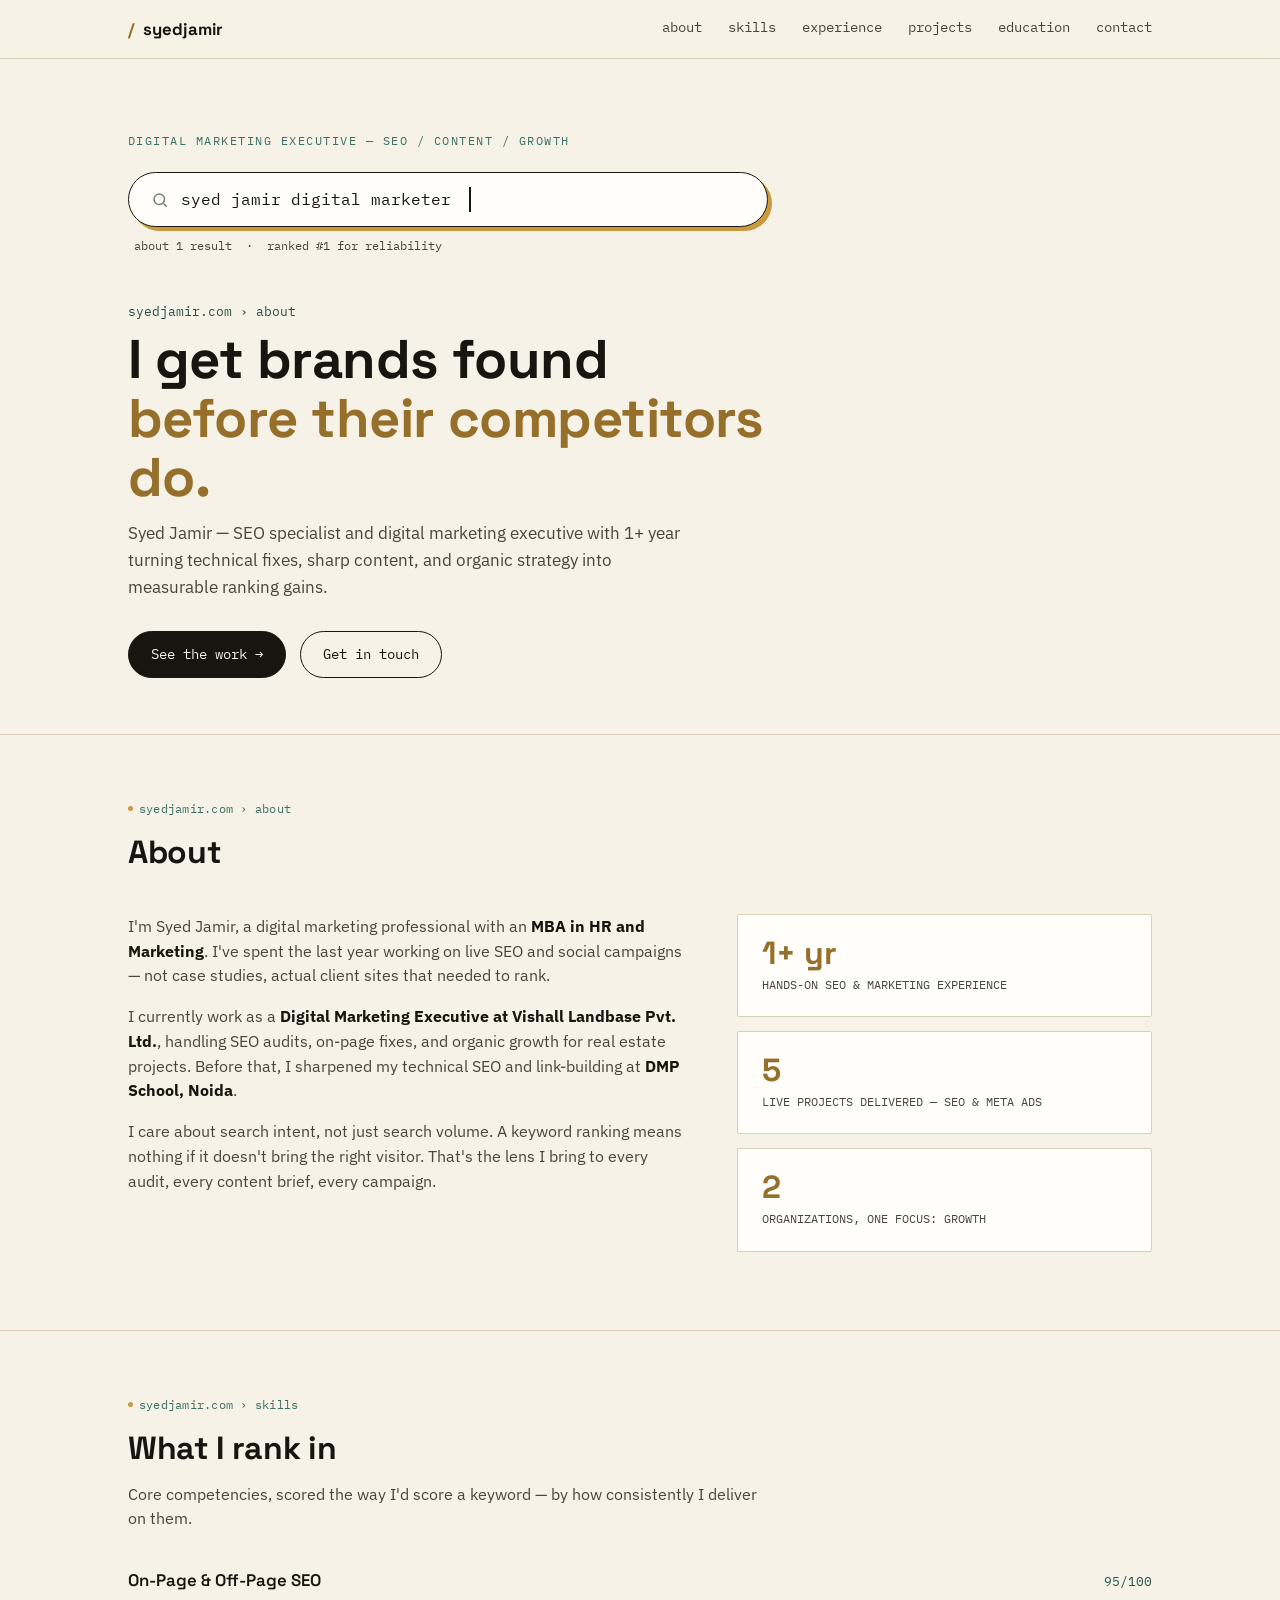
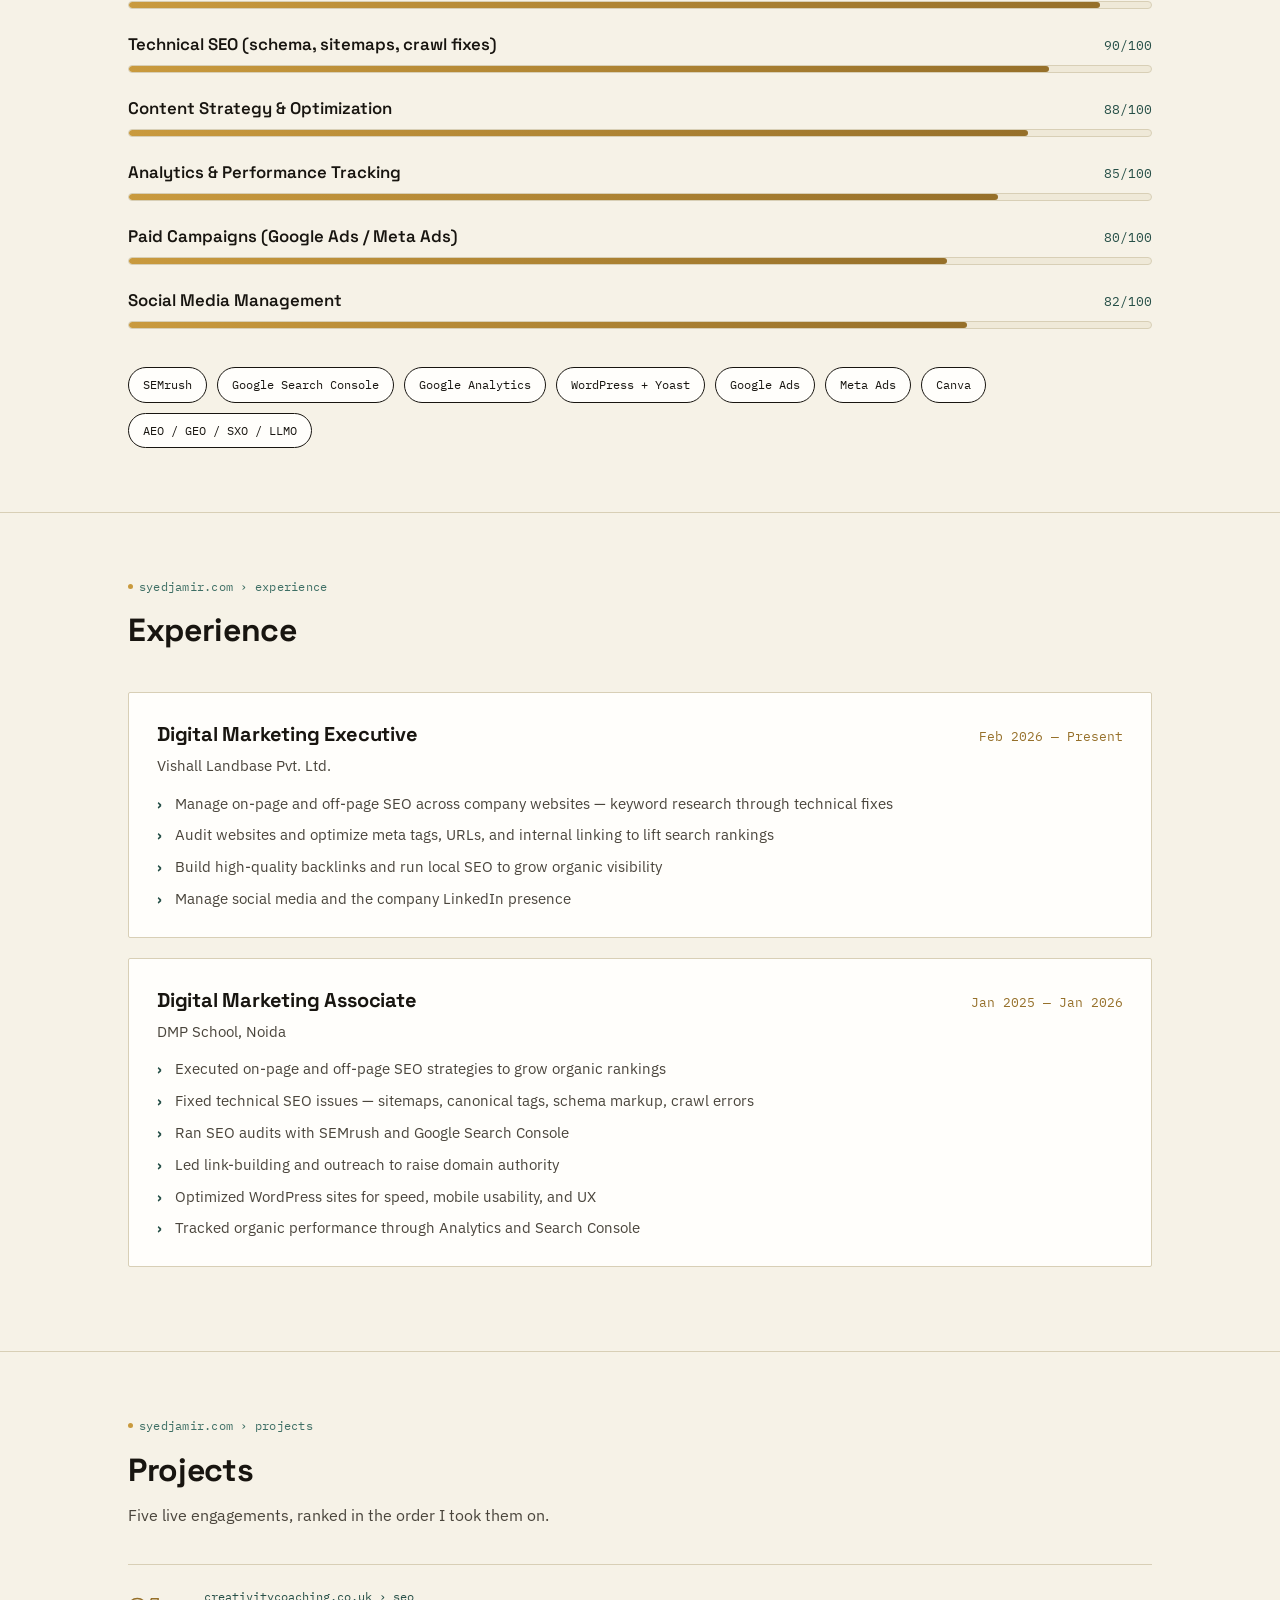
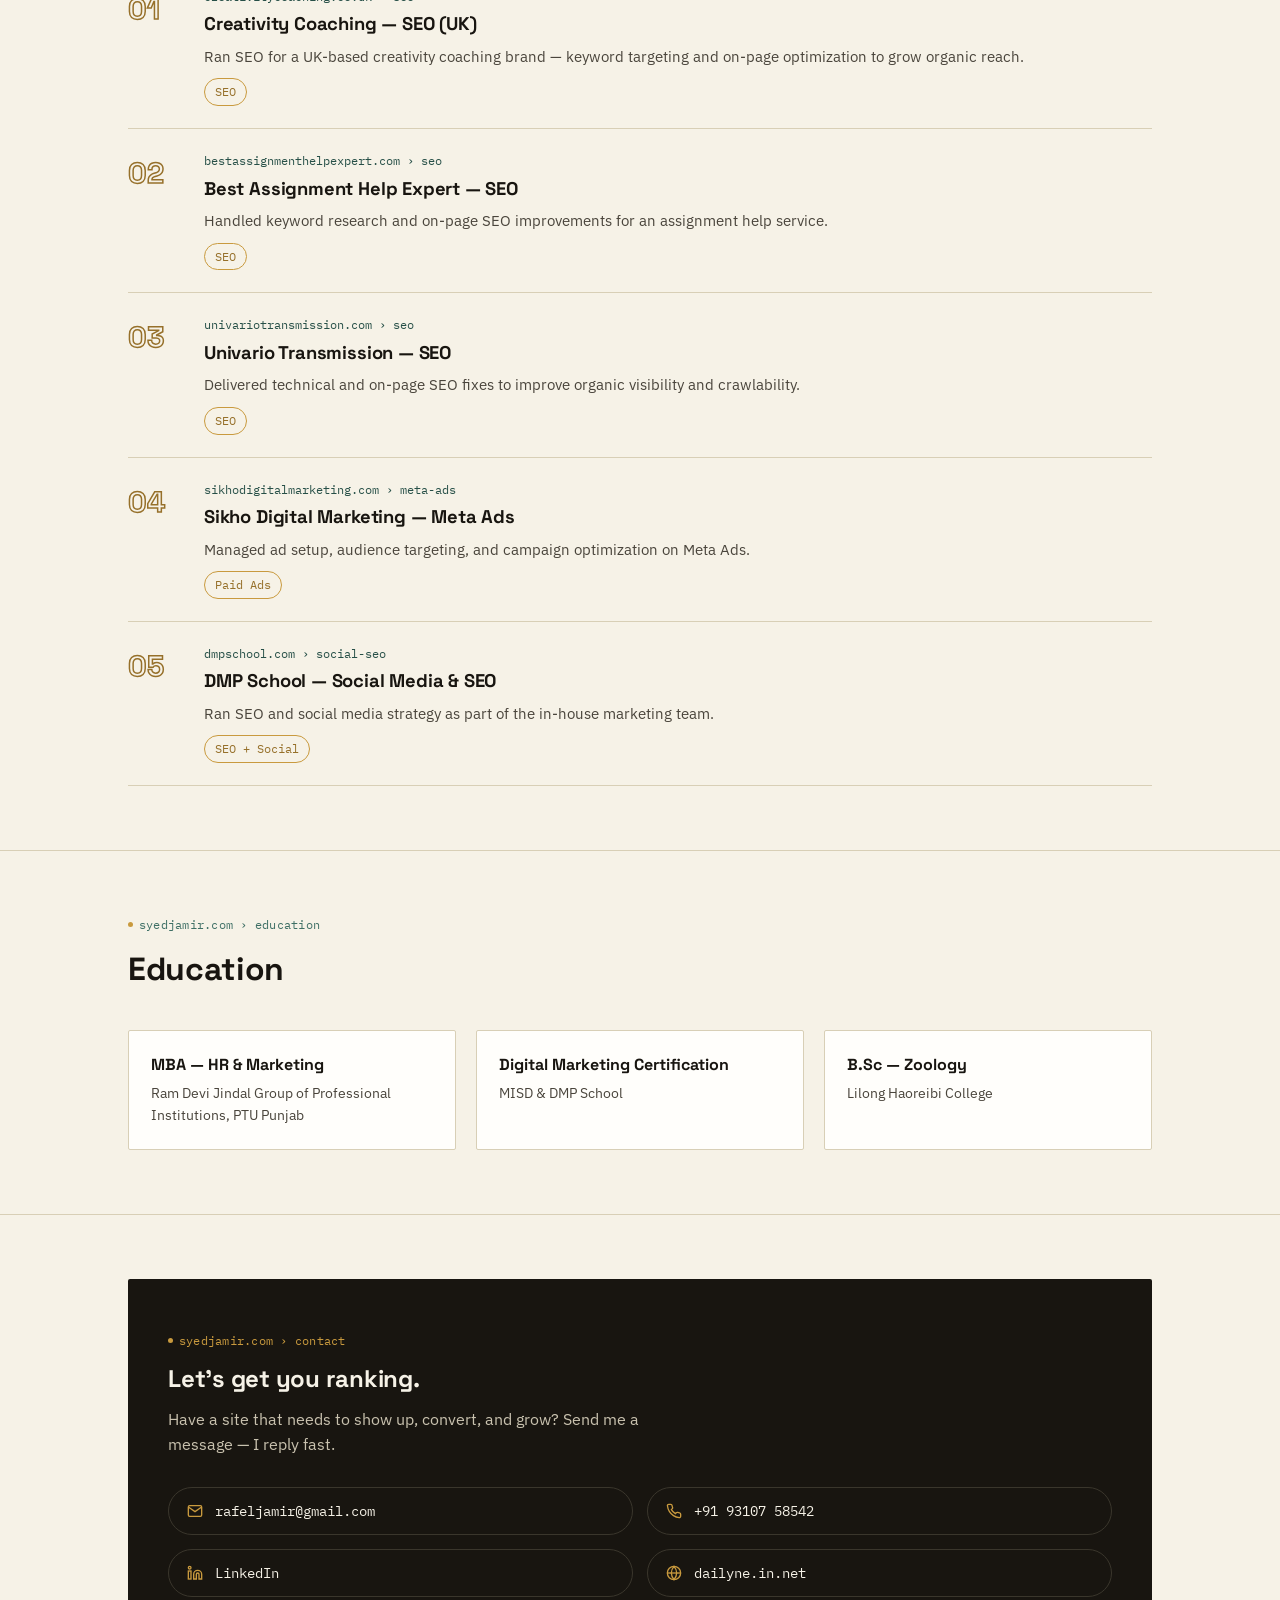
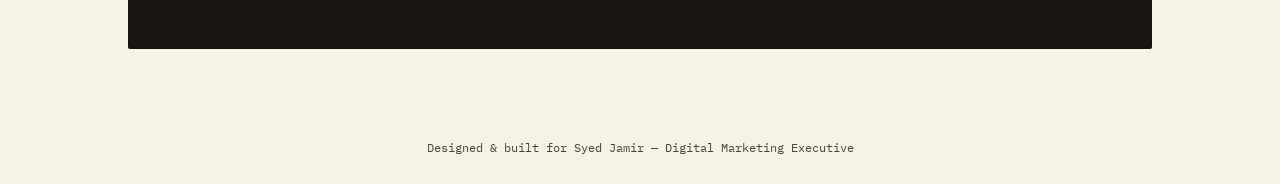
<file: index (1).html>
<!DOCTYPE html>
<html lang="en">
<head>
<meta charset="UTF-8">
<meta name="viewport" content="width=device-width, initial-scale=1.0">
<title>Syed Jamir — Digital Marketing Executive</title>
<link rel="preconnect" href="https://fonts.googleapis.com">
<link rel="preconnect" href="https://fonts.gstatic.com" crossorigin>
<link href="https://fonts.googleapis.com/css2?family=Space+Grotesk:wght@400;500;600;700&family=IBM+Plex+Sans:wght@400;500;600&family=IBM+Plex+Mono:wght@400;500&display=swap" rel="stylesheet">
<style>
  :root{
    --cream:#F6F2E7;
    --cream-2:#EFE9D8;
    --ink:#181510;
    --ink-soft:#4A453C;
    --gold:#C99A3E;
    --gold-deep:#96702A;
    --teal:#264F47;
    --teal-soft:#3E6F65;
    --line:#D8CFB6;
    --white:#FFFEFB;
    --radius:2px;
    --maxw:1080px;
  }

  *{box-sizing:border-box; margin:0; padding:0;}

  html{scroll-behavior:smooth;}
  @media (prefers-reduced-motion: reduce){
    html{scroll-behavior:auto;}
    *{animation-duration:0.01ms !important; animation-iteration-count:1 !important; transition-duration:0.01ms !important;}
  }

  body{
    background:var(--cream);
    color:var(--ink);
    font-family:'IBM Plex Sans', sans-serif;
    line-height:1.55;
    -webkit-font-smoothing:antialiased;
  }

  a{color:inherit;}
  a:focus-visible, button:focus-visible{
    outline:2px solid var(--teal);
    outline-offset:3px;
  }

  .wrap{max-width:var(--maxw); margin:0 auto; padding:0 28px;}

  h1,h2,h3{font-family:'Space Grotesk', sans-serif; font-weight:700; letter-spacing:-0.01em;}

  .mono{font-family:'IBM Plex Mono', monospace;}

  .breadcrumb{
    font-family:'IBM Plex Mono', monospace;
    font-size:0.78rem;
    color:var(--teal-soft);
    letter-spacing:0.02em;
    display:flex;
    align-items:center;
    gap:6px;
    margin-bottom:10px;
  }
  .breadcrumb .dot{width:5px;height:5px;border-radius:50%;background:var(--gold);flex:none;}

  /* ---------- NAV ---------- */
  header.nav{
    position:sticky; top:0; z-index:50;
    background:rgba(246,242,231,0.92);
    backdrop-filter: blur(6px);
    border-bottom:1px solid var(--line);
  }
  .nav-inner{
    max-width:var(--maxw); margin:0 auto; padding:16px 28px;
    display:flex; align-items:center; justify-content:space-between;
  }
  .nav-mark{
    font-family:'Space Grotesk', sans-serif; font-weight:700; font-size:1.05rem;
    display:flex; align-items:center; gap:8px;
  }
  .nav-mark .caret{color:var(--gold-deep);}
  .nav-links{display:flex; gap:26px; font-size:0.85rem; font-family:'IBM Plex Mono', monospace;}
  .nav-links a{text-decoration:none; color:var(--ink-soft); position:relative; padding-bottom:2px;}
  .nav-links a:hover{color:var(--ink);}
  .nav-links a::after{
    content:""; position:absolute; left:0; bottom:-3px; width:0; height:1px;
    background:var(--gold-deep); transition:width .25s ease;
  }
  .nav-links a:hover::after{width:100%;}
  .nav-toggle{display:none; background:none; border:none; font-size:1.4rem; cursor:pointer; color:var(--ink);}

  @media (max-width:720px){
    .nav-links{
      position:absolute; top:100%; left:0; right:0;
      background:var(--cream); flex-direction:column; gap:0;
      border-bottom:1px solid var(--line);
      max-height:0; overflow:hidden; transition:max-height .3s ease;
    }
    .nav-links.open{max-height:320px;}
    .nav-links a{padding:14px 28px; border-top:1px solid var(--line); display:block;}
    .nav-toggle{display:block;}
  }

  /* ---------- HERO / SEARCH ---------- */
  .hero{
    padding:72px 0 56px;
    border-bottom:1px solid var(--line);
  }
  .hero-eyebrow{
    font-family:'IBM Plex Mono', monospace; font-size:0.78rem;
    color:var(--teal-soft); text-transform:uppercase; letter-spacing:0.12em;
    margin-bottom:22px;
  }

  .searchbar{
    max-width:640px;
    display:flex; align-items:center; gap:12px;
    background:var(--white);
    border:1.5px solid var(--ink);
    border-radius:999px;
    padding:14px 22px;
    box-shadow:4px 4px 0 var(--gold);
  }
  .searchbar svg{flex:none; opacity:0.55;}
  .searchbar .typed{
    font-family:'IBM Plex Mono', monospace;
    font-size:1rem;
    white-space:nowrap;
    overflow:hidden;
    border-right:2px solid var(--ink);
    width:0;
    animation: typing 2.6s steps(30,end) 0.4s forwards, blink .8s step-end infinite;
  }
  @keyframes typing{ to{ width:29ch; } }
  @keyframes blink{ 50%{ border-color:transparent; } }

  .search-meta{
    font-family:'IBM Plex Mono', monospace; font-size:0.75rem; color:var(--ink-soft);
    margin-top:10px; margin-left:6px;
  }

  .hero-result{
    margin-top:46px;
    max-width:720px;
  }
  .hero-result .url{
    font-family:'IBM Plex Mono', monospace; font-size:0.82rem; color:var(--teal);
  }
  .hero-result h1{
    font-size:clamp(2.1rem, 5vw, 3.4rem);
    line-height:1.08;
    margin:8px 0 14px;
  }
  .hero-result h1 span{color:var(--gold-deep);}
  .hero-result p{
    font-size:1.08rem; color:var(--ink-soft); max-width:56ch;
  }
  .hero-cta{
    margin-top:30px; display:flex; gap:14px; flex-wrap:wrap;
  }
  .btn{
    font-family:'IBM Plex Mono', monospace; font-size:0.85rem;
    padding:12px 22px; border-radius:999px; text-decoration:none;
    display:inline-flex; align-items:center; gap:8px;
    border:1.5px solid var(--ink); transition:transform .18s ease, background .18s ease;
  }
  .btn-primary{background:var(--ink); color:var(--cream);}
  .btn-primary:hover{transform:translateY(-2px); background:var(--teal);}
  .btn-ghost{background:transparent; color:var(--ink);}
  .btn-ghost:hover{transform:translateY(-2px); background:var(--white);}

  /* ---------- SECTION SHELL ---------- */
  section{padding:64px 0; border-bottom:1px solid var(--line);}
  section.reveal{opacity:0; transform:translateY(16px); transition:opacity .6s ease, transform .6s ease;}
  section.reveal.in{opacity:1; transform:none;}

  .section-head{margin-bottom:36px; max-width:640px;}
  .section-head h2{font-size:clamp(1.5rem, 3vw, 2rem);}
  .section-head p{color:var(--ink-soft); margin-top:8px;}

  /* ---------- ABOUT ---------- */
  .about-grid{
    display:grid; grid-template-columns: 1.15fr 0.85fr; gap:48px; align-items:start;
  }
  @media (max-width:760px){ .about-grid{grid-template-columns:1fr;} }
  .about-grid p{margin-bottom:16px; color:var(--ink-soft);}
  .about-grid p strong{color:var(--ink);}

  .stat-card{
    background:var(--white); border:1px solid var(--line); border-radius:var(--radius);
    padding:22px 24px; margin-bottom:14px;
  }
  .stat-card .num{
    font-family:'Space Grotesk', sans-serif; font-size:2rem; font-weight:700; color:var(--gold-deep);
    line-height:1;
  }
  .stat-card .lbl{
    font-family:'IBM Plex Mono', monospace; font-size:0.78rem; color:var(--ink-soft); margin-top:6px;
  }

  /* ---------- SKILLS (ranking meters) ---------- */
  .skill-list{display:flex; flex-direction:column; gap:22px;}
  .skill-row{}
  .skill-row .top{
    display:flex; justify-content:space-between; align-items:baseline; margin-bottom:8px;
  }
  .skill-row .name{font-family:'Space Grotesk', sans-serif; font-weight:600; font-size:1.05rem;}
  .skill-row .score{font-family:'IBM Plex Mono', monospace; font-size:0.8rem; color:var(--teal);}
  .meter{
    height:8px; background:var(--cream-2); border-radius:999px; overflow:hidden;
    border:1px solid var(--line);
  }
  .meter-fill{
    height:100%; background:linear-gradient(90deg, var(--gold), var(--gold-deep));
    width:0%; transition:width 1.1s cubic-bezier(.2,.8,.2,1);
    border-radius:999px;
  }

  .toolchain{
    margin-top:38px; display:flex; flex-wrap:wrap; gap:10px;
  }
  .tool-tag{
    font-family:'IBM Plex Mono', monospace; font-size:0.78rem;
    border:1px solid var(--ink); border-radius:999px; padding:7px 14px;
    background:var(--white);
  }

  /* ---------- EXPERIENCE (serp cards) ---------- */
  .serp-card{
    background:var(--white); border:1px solid var(--line); border-radius:var(--radius);
    padding:26px 28px; margin-bottom:20px;
    transition:border-color .2s ease, transform .2s ease;
  }
  .serp-card:hover{border-color:var(--gold-deep); transform:translateX(4px);}
  .serp-card .role-row{
    display:flex; justify-content:space-between; align-items:baseline; flex-wrap:wrap; gap:6px;
    margin-bottom:4px;
  }
  .serp-card h3{font-size:1.25rem;}
  .serp-card .period{font-family:'IBM Plex Mono', monospace; font-size:0.8rem; color:var(--gold-deep);}
  .serp-card .org{color:var(--ink-soft); font-size:0.95rem; margin-bottom:14px;}
  .serp-card ul{list-style:none; display:flex; flex-direction:column; gap:8px;}
  .serp-card li{
    position:relative; padding-left:18px; color:var(--ink-soft); font-size:0.96rem;
  }
  .serp-card li::before{
    content:"›"; position:absolute; left:0; color:var(--teal); font-weight:700;
  }

  /* ---------- PROJECTS (ranked results) ---------- */
  .proj-list{display:flex; flex-direction:column;}
  .proj-item{
    display:grid; grid-template-columns: 56px 1fr; gap:20px;
    padding:22px 0; border-top:1px solid var(--line);
  }
  .proj-item:last-child{border-bottom:1px solid var(--line);}
  .proj-rank{
    font-family:'Space Grotesk', sans-serif; font-weight:700; font-size:1.8rem;
    color:var(--cream-2); -webkit-text-stroke: 1.5px var(--gold-deep); color:transparent;
  }
  .proj-body .url{font-family:'IBM Plex Mono', monospace; font-size:0.78rem; color:var(--teal);}
  .proj-body h3{font-size:1.15rem; margin:4px 0 6px;}
  .proj-body p{color:var(--ink-soft); font-size:0.95rem;}
  .proj-tag{
    display:inline-block; margin-top:10px;
    font-family:'IBM Plex Mono', monospace; font-size:0.72rem;
    color:var(--gold-deep); border:1px solid var(--gold); border-radius:999px; padding:4px 10px;
  }

  /* ---------- EDUCATION ---------- */
  .edu-grid{display:grid; grid-template-columns:repeat(3,1fr); gap:20px;}
  @media (max-width:760px){ .edu-grid{grid-template-columns:1fr;} }
  .edu-card{
    background:var(--white); border:1px solid var(--line); padding:22px; border-radius:var(--radius);
  }
  .edu-card .deg{font-family:'Space Grotesk', sans-serif; font-weight:700; margin-bottom:4px;}
  .edu-card .inst{color:var(--ink-soft); font-size:0.9rem;}

  /* ---------- CONTACT ---------- */
  .contact{
    background:var(--ink); color:var(--cream); border-radius:var(--radius);
    padding:52px 40px;
  }
  .contact h2{color:var(--cream);}
  .contact p{color:#C9C2AF; max-width:52ch; margin-top:10px;}
  .contact-grid{
    margin-top:30px; display:grid; grid-template-columns:repeat(2,1fr); gap:14px;
  }
  @media (max-width:600px){ .contact-grid{grid-template-columns:1fr;} }
  .contact-item{
    display:flex; align-items:center; gap:12px;
    font-family:'IBM Plex Mono', monospace; font-size:0.9rem;
    border:1px solid #3A362C; border-radius:999px; padding:12px 18px;
    text-decoration:none; color:var(--cream);
    transition:border-color .2s ease, background .2s ease;
  }
  .contact-item:hover{border-color:var(--gold); background:#232019;}
  .contact-item svg{flex:none; color:var(--gold);}

  footer{
    padding:26px 0; text-align:center;
    font-family:'IBM Plex Mono', monospace; font-size:0.75rem; color:var(--ink-soft);
  }
</style>
</head>
<body>

<header class="nav">
  <div class="nav-inner">
    <div class="nav-mark"><span class="caret">/</span>syedjamir</div>
    <nav class="nav-links" id="navLinks">
      <a href="#about">about</a>
      <a href="#skills">skills</a>
      <a href="#experience">experience</a>
      <a href="#projects">projects</a>
      <a href="#education">education</a>
      <a href="#contact">contact</a>
    </nav>
    <button class="nav-toggle" id="navToggle" aria-label="Toggle menu">☰</button>
  </div>
</header>

<section class="hero">
  <div class="wrap">
    <div class="hero-eyebrow">Digital Marketing Executive — SEO / Content / Growth</div>

    <div class="searchbar">
      <svg width="18" height="18" viewBox="0 0 24 24" fill="none" stroke="currentColor" stroke-width="2"><circle cx="11" cy="11" r="7"/><line x1="21" y1="21" x2="16.65" y2="16.65"/></svg>
      <span class="typed">syed jamir digital marketer</span>
    </div>
    <div class="search-meta">about 1 result &nbsp;·&nbsp; ranked #1 for reliability</div>

    <div class="hero-result">
      <div class="url">syedjamir.com › about</div>
      <h1>I get brands found<br><span>before their competitors do.</span></h1>
      <p>Syed Jamir — SEO specialist and digital marketing executive with 1+ year turning technical fixes, sharp content, and organic strategy into measurable ranking gains.</p>
      <div class="hero-cta">
        <a href="#projects" class="btn btn-primary">See the work →</a>
        <a href="#contact" class="btn btn-ghost">Get in touch</a>
      </div>
    </div>
  </div>
</section>

<section id="about" class="reveal">
  <div class="wrap">
    <div class="breadcrumb"><span class="dot"></span>syedjamir.com › about</div>
    <div class="section-head">
      <h2>About</h2>
    </div>
    <div class="about-grid">
      <div>
        <p>I'm Syed Jamir, a digital marketing professional with an <strong>MBA in HR and Marketing</strong>. I've spent the last year working on live SEO and social campaigns — not case studies, actual client sites that needed to rank.</p>
        <p>I currently work as a <strong>Digital Marketing Executive at Vishall Landbase Pvt. Ltd.</strong>, handling SEO audits, on-page fixes, and organic growth for real estate projects. Before that, I sharpened my technical SEO and link-building at <strong>DMP School, Noida</strong>.</p>
        <p>I care about search intent, not just search volume. A keyword ranking means nothing if it doesn't bring the right visitor. That's the lens I bring to every audit, every content brief, every campaign.</p>
      </div>
      <div>
        <div class="stat-card"><div class="num">1+ yr</div><div class="lbl">HANDS-ON SEO & MARKETING EXPERIENCE</div></div>
        <div class="stat-card"><div class="num">5</div><div class="lbl">LIVE PROJECTS DELIVERED — SEO & META ADS</div></div>
        <div class="stat-card"><div class="num">2</div><div class="lbl">ORGANIZATIONS, ONE FOCUS: GROWTH</div></div>
      </div>
    </div>
  </div>
</section>

<section id="skills" class="reveal">
  <div class="wrap">
    <div class="breadcrumb"><span class="dot"></span>syedjamir.com › skills</div>
    <div class="section-head">
      <h2>What I rank in</h2>
      <p>Core competencies, scored the way I'd score a keyword — by how consistently I deliver on them.</p>
    </div>

    <div class="skill-list">
      <div class="skill-row">
        <div class="top"><span class="name">On-Page & Off-Page SEO</span><span class="score">95/100</span></div>
        <div class="meter"><div class="meter-fill" data-fill="95"></div></div>
      </div>
      <div class="skill-row">
        <div class="top"><span class="name">Technical SEO (schema, sitemaps, crawl fixes)</span><span class="score">90/100</span></div>
        <div class="meter"><div class="meter-fill" data-fill="90"></div></div>
      </div>
      <div class="skill-row">
        <div class="top"><span class="name">Content Strategy & Optimization</span><span class="score">88/100</span></div>
        <div class="meter"><div class="meter-fill" data-fill="88"></div></div>
      </div>
      <div class="skill-row">
        <div class="top"><span class="name">Analytics & Performance Tracking</span><span class="score">85/100</span></div>
        <div class="meter"><div class="meter-fill" data-fill="85"></div></div>
      </div>
      <div class="skill-row">
        <div class="top"><span class="name">Paid Campaigns (Google Ads / Meta Ads)</span><span class="score">80/100</span></div>
        <div class="meter"><div class="meter-fill" data-fill="80"></div></div>
      </div>
      <div class="skill-row">
        <div class="top"><span class="name">Social Media Management</span><span class="score">82/100</span></div>
        <div class="meter"><div class="meter-fill" data-fill="82"></div></div>
      </div>
    </div>

    <div class="toolchain">
      <span class="tool-tag">SEMrush</span>
      <span class="tool-tag">Google Search Console</span>
      <span class="tool-tag">Google Analytics</span>
      <span class="tool-tag">WordPress + Yoast</span>
      <span class="tool-tag">Google Ads</span>
      <span class="tool-tag">Meta Ads</span>
      <span class="tool-tag">Canva</span>
      <span class="tool-tag">AEO / GEO / SXO / LLMO</span>
    </div>
  </div>
</section>

<section id="experience" class="reveal">
  <div class="wrap">
    <div class="breadcrumb"><span class="dot"></span>syedjamir.com › experience</div>
    <div class="section-head">
      <h2>Experience</h2>
    </div>

    <div class="serp-card">
      <div class="role-row">
        <h3>Digital Marketing Executive</h3>
        <span class="period">Feb 2026 — Present</span>
      </div>
      <div class="org">Vishall Landbase Pvt. Ltd.</div>
      <ul>
        <li>Manage on-page and off-page SEO across company websites — keyword research through technical fixes</li>
        <li>Audit websites and optimize meta tags, URLs, and internal linking to lift search rankings</li>
        <li>Build high-quality backlinks and run local SEO to grow organic visibility</li>
        <li>Manage social media and the company LinkedIn presence</li>
      </ul>
    </div>

    <div class="serp-card">
      <div class="role-row">
        <h3>Digital Marketing Associate</h3>
        <span class="period">Jan 2025 — Jan 2026</span>
      </div>
      <div class="org">DMP School, Noida</div>
      <ul>
        <li>Executed on-page and off-page SEO strategies to grow organic rankings</li>
        <li>Fixed technical SEO issues — sitemaps, canonical tags, schema markup, crawl errors</li>
        <li>Ran SEO audits with SEMrush and Google Search Console</li>
        <li>Led link-building and outreach to raise domain authority</li>
        <li>Optimized WordPress sites for speed, mobile usability, and UX</li>
        <li>Tracked organic performance through Analytics and Search Console</li>
      </ul>
    </div>
  </div>
</section>

<section id="projects" class="reveal">
  <div class="wrap">
    <div class="breadcrumb"><span class="dot"></span>syedjamir.com › projects</div>
    <div class="section-head">
      <h2>Projects</h2>
      <p>Five live engagements, ranked in the order I took them on.</p>
    </div>

    <div class="proj-list">
      <div class="proj-item">
        <div class="proj-rank">01</div>
        <div class="proj-body">
          <div class="url">creativitycoaching.co.uk › seo</div>
          <h3>Creativity Coaching — SEO (UK)</h3>
          <p>Ran SEO for a UK-based creativity coaching brand — keyword targeting and on-page optimization to grow organic reach.</p>
          <span class="proj-tag">SEO</span>
        </div>
      </div>
      <div class="proj-item">
        <div class="proj-rank">02</div>
        <div class="proj-body">
          <div class="url">bestassignmenthelpexpert.com › seo</div>
          <h3>Best Assignment Help Expert — SEO</h3>
          <p>Handled keyword research and on-page SEO improvements for an assignment help service.</p>
          <span class="proj-tag">SEO</span>
        </div>
      </div>
      <div class="proj-item">
        <div class="proj-rank">03</div>
        <div class="proj-body">
          <div class="url">univariotransmission.com › seo</div>
          <h3>Univario Transmission — SEO</h3>
          <p>Delivered technical and on-page SEO fixes to improve organic visibility and crawlability.</p>
          <span class="proj-tag">SEO</span>
        </div>
      </div>
      <div class="proj-item">
        <div class="proj-rank">04</div>
        <div class="proj-body">
          <div class="url">sikhodigitalmarketing.com › meta-ads</div>
          <h3>Sikho Digital Marketing — Meta Ads</h3>
          <p>Managed ad setup, audience targeting, and campaign optimization on Meta Ads.</p>
          <span class="proj-tag">Paid Ads</span>
        </div>
      </div>
      <div class="proj-item">
        <div class="proj-rank">05</div>
        <div class="proj-body">
          <div class="url">dmpschool.com › social-seo</div>
          <h3>DMP School — Social Media & SEO</h3>
          <p>Ran SEO and social media strategy as part of the in-house marketing team.</p>
          <span class="proj-tag">SEO + Social</span>
        </div>
      </div>
    </div>
  </div>
</section>

<section id="education" class="reveal">
  <div class="wrap">
    <div class="breadcrumb"><span class="dot"></span>syedjamir.com › education</div>
    <div class="section-head">
      <h2>Education</h2>
    </div>
    <div class="edu-grid">
      <div class="edu-card">
        <div class="deg">MBA — HR & Marketing</div>
        <div class="inst">Ram Devi Jindal Group of Professional Institutions, PTU Punjab</div>
      </div>
      <div class="edu-card">
        <div class="deg">Digital Marketing Certification</div>
        <div class="inst">MISD & DMP School</div>
      </div>
      <div class="edu-card">
        <div class="deg">B.Sc — Zoology</div>
        <div class="inst">Lilong Haoreibi College</div>
      </div>
    </div>
  </div>
</section>

<section id="contact" class="reveal" style="border-bottom:none;">
  <div class="wrap">
    <div class="contact">
      <div class="breadcrumb" style="color:var(--gold);"><span class="dot" style="background:var(--gold);"></span>syedjamir.com › contact</div>
      <h2>Let's get you ranking.</h2>
      <p>Have a site that needs to show up, convert, and grow? Send me a message — I reply fast.</p>
      <div class="contact-grid">
        <a class="contact-item" href="mailto:rafeljamir@gmail.com">
          <svg width="16" height="16" viewBox="0 0 24 24" fill="none" stroke="currentColor" stroke-width="2"><rect x="2" y="4" width="20" height="16" rx="2"/><path d="M22 6l-10 7L2 6"/></svg>
          rafeljamir@gmail.com
        </a>
        <a class="contact-item" href="tel:+919310758542">
          <svg width="16" height="16" viewBox="0 0 24 24" fill="none" stroke="currentColor" stroke-width="2"><path d="M22 16.92v3a2 2 0 0 1-2.18 2 19.79 19.79 0 0 1-8.63-3.07 19.5 19.5 0 0 1-6-6 19.79 19.79 0 0 1-3.07-8.67A2 2 0 0 1 4.11 2h3a2 2 0 0 1 2 1.72 12.84 12.84 0 0 0 .7 2.81 2 2 0 0 1-.45 2.11L8.09 9.91a16 16 0 0 0 6 6l1.27-1.27a2 2 0 0 1 2.11-.45 12.84 12.84 0 0 0 2.81.7A2 2 0 0 1 22 16.92z"/></svg>
          +91 93107 58542
        </a>
        <a class="contact-item" href="https://www.linkedin.com/in/syed-jamir-223ba9216" target="_blank" rel="noopener">
          <svg width="16" height="16" viewBox="0 0 24 24" fill="none" stroke="currentColor" stroke-width="2"><path d="M16 8a6 6 0 0 1 6 6v7h-4v-7a2 2 0 0 0-4 0v7h-4v-7a6 6 0 0 1 6-6z"/><rect x="2" y="9" width="4" height="12"/><circle cx="4" cy="4" r="2"/></svg>
          LinkedIn
        </a>
        <a class="contact-item" href="https://www.dailyne.in.net" target="_blank" rel="noopener">
          <svg width="16" height="16" viewBox="0 0 24 24" fill="none" stroke="currentColor" stroke-width="2"><circle cx="12" cy="12" r="10"/><line x1="2" y1="12" x2="22" y2="12"/><path d="M12 2a15.3 15.3 0 0 1 4 10 15.3 15.3 0 0 1-4 10 15.3 15.3 0 0 1-4-10 15.3 15.3 0 0 1 4-10z"/></svg>
          dailyne.in.net
        </a>
      </div>
    </div>
  </div>
</section>

<footer>
  Designed & built for Syed Jamir — Digital Marketing Executive
</footer>

<script>
  // mobile nav toggle
  const toggle = document.getElementById('navToggle');
  const links = document.getElementById('navLinks');
  toggle.addEventListener('click', () => links.classList.toggle('open'));
  links.querySelectorAll('a').forEach(a => a.addEventListener('click', () => links.classList.remove('open')));

  // scroll reveal
  const reveals = document.querySelectorAll('.reveal');
  const io = new IntersectionObserver((entries) => {
    entries.forEach(entry => {
      if(entry.isIntersecting){
        entry.target.classList.add('in');
        // trigger meter fills within this section
        entry.target.querySelectorAll('.meter-fill').forEach(el => {
          el.style.width = el.dataset.fill + '%';
        });
        io.unobserve(entry.target);
      }
    });
  }, { threshold: 0.15 });
  reveals.forEach(el => io.observe(el));
</script>

</body>
</html>
</file>
